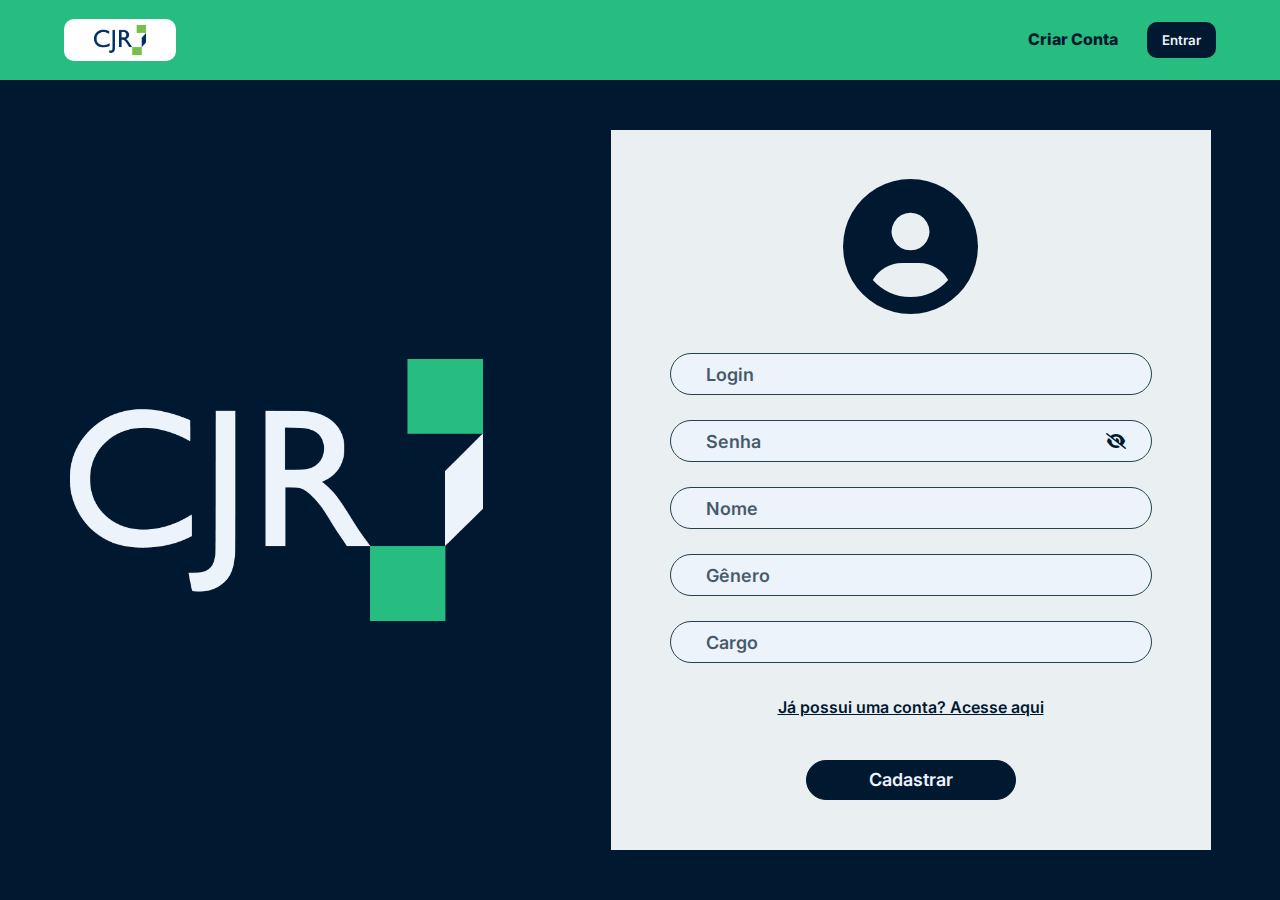
<file: create_account.html>
<!DOCTYPE html>
<html lang="pt-br">
<head>
    <link rel="preconnect" href="https://fonts.googleapis.com">
    <link rel="preconnect" href="https://fonts.gstatic.com" crossorigin>
    <link href="https://fonts.googleapis.com/css2?family=Inter:wght@100;200;300;400;500;600;700;800;900&display=swap" rel="stylesheet">
    <link rel="stylesheet" href="style.css">
    <link rel="stylesheet" href="https://cdnjs.cloudflare.com/ajax/libs/font-awesome/6.4.2/css/all.min.css">
    <meta charset="UTF-8">
    <meta name="login" content="width=device-width, initial-scale=1.0">
    <title>Login</title>
    
    <script>
        function passwordView() {
            const passwordInput = document.getElementById("password-input");
            const eyeIcon = document.getElementById("eye-icon")

            if (passwordInput.type === "password") {
                passwordInput.type = "text";
                eyeIcon.className = "fa-solid fa-eye fa-xl"
            } else {
                passwordInput.type = "password";
                eyeIcon.className = "fa-solid fa-eye-slash fa-xl"
            }
        }
    </script>

</head>
<body>
    <header>
        <div class="navbar">
            <div class="navbar-wrapper">
                <div class="logo">
                    <img class="logo" src="./img/logo_cjr.png"/>
                </div>
                <div class="navbar-buttons">
                    <a href="create_account.html">Criar Conta</a>
                    <a style="margin-right: 0px;" href="login.html">
                        <button>Entrar</button>
                    </a>
                </div>
            </div>
        </div>
    </header>
    <section>
        <div class="page-content">
            <img class="logo-main" src="./img/logo_cjr_main.png">
            <div class="login-form">
                <i style="cursor: pointer; margin-bottom: 25px; height: 15vh; font-size: 15vh;" class="fa-solid fa-circle-user fa-2xl"></i>
                <div class="form-fields">
                    <form>
                        <div class="field">
                            <input placeholder="Login">
                        </div>
                        <div class="field">
                            <input type="password" id="password-input" placeholder="Senha">
                            <button  type="button" onclick="passwordView()" >
                                <i class="fa-solid fa-eye-slash fa-xl" id="eye-icon"></i>
                            </button>
                        </div>
                        <div class="field">
                            <input placeholder="Nome">
                        </div>
                        <div class="field">
                            <input placeholder="Gênero">
                        </div>
                        <div class="field">
                            <input placeholder="Cargo">
                        </div>
                    </form>
                </div>
                <a>
                    Já possui uma conta? Acesse aqui
                </a>
                <button class="login-button">
                    Cadastrar
                </button>
            </div>
        </div>
    </section>
    
</body>
</html>
</file>
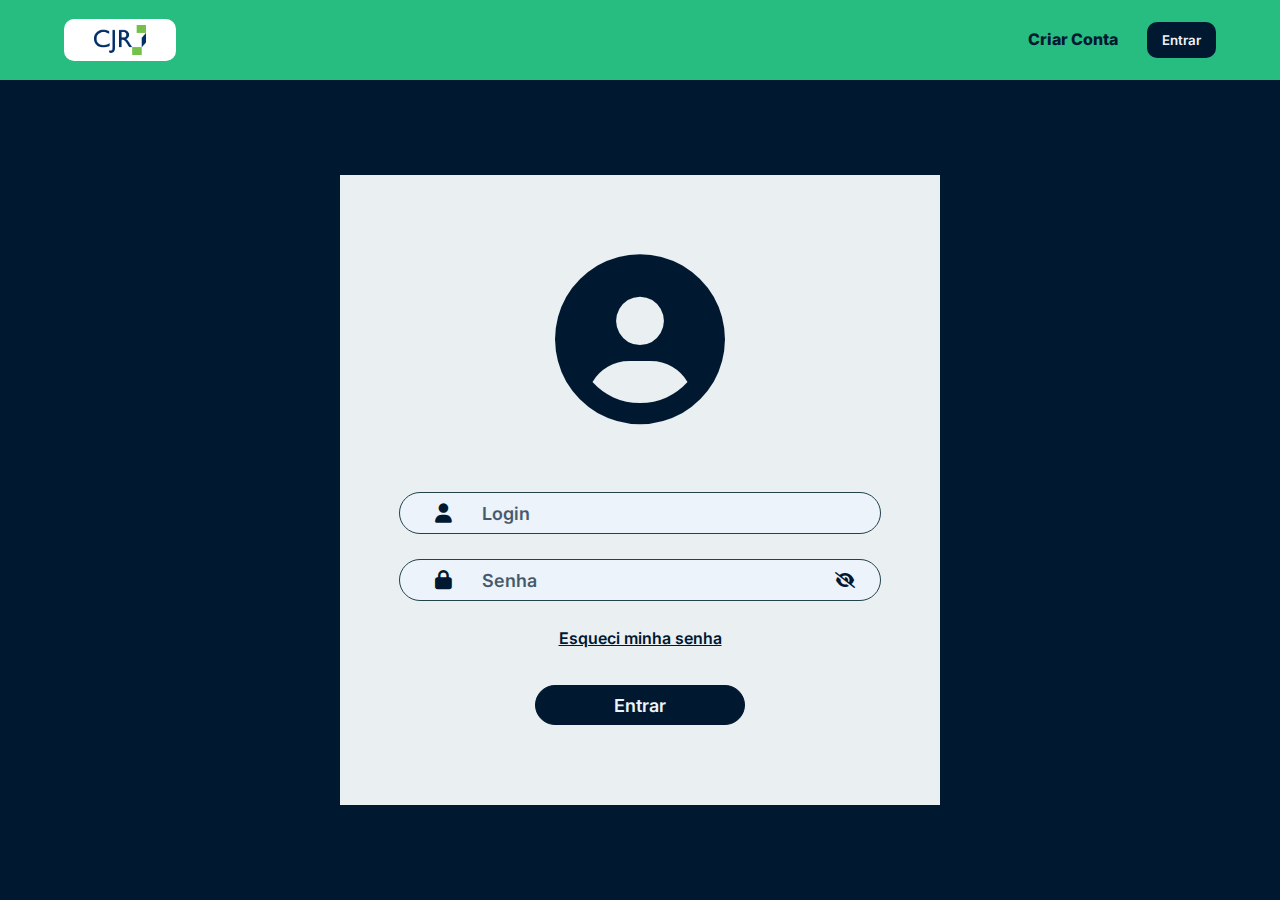
<file: login.html>
<!DOCTYPE html>
<html lang="pt-br">
<head>
    <link rel="preconnect" href="https://fonts.googleapis.com">
    <link rel="preconnect" href="https://fonts.gstatic.com" crossorigin>
    <link href="https://fonts.googleapis.com/css2?family=Inter:wght@100;200;300;400;500;600;700;800;900&display=swap" rel="stylesheet">
    <link rel="stylesheet" href="style.css">
    <link rel="stylesheet" href="https://cdnjs.cloudflare.com/ajax/libs/font-awesome/6.4.2/css/all.min.css">
    <meta charset="UTF-8">
    <meta name="login" content="width=device-width, initial-scale=1.0">
    <title>Login</title>
    
    <script>
        function passwordView() {
            const passwordInput = document.getElementById("password-input");
            const eyeIcon = document.getElementById("eye-icon")

            if (passwordInput.type === "password") {
                passwordInput.type = "text";
                eyeIcon.className = "fa-solid fa-eye fa-xl"
            } else {
                passwordInput.type = "password";
                eyeIcon.className = "fa-solid fa-eye-slash fa-xl"
            }
        }
    </script>

</head>
<body>
    <header>
        <div class="navbar">
            <div class="navbar-wrapper">
                <div class="logo">
                    <img class="logo" src="./img/logo_cjr.png"/>
                </div>
                <div class="navbar-buttons">
                    <a href="create_account.html">Criar Conta</a>
                    <a style="margin-right: 0px;" href="login.html">
                        <button>Entrar</button>
                    </a>
                </div>
            </div>
        </div>
    </header>
    <section>
        <div class="page-content">
            <div style="height: calc(70vh - 160px); padding: 80px 0px" class="login-form">
                <i  class="fa-solid fa-circle-user fa-2xl"></i>
                <div class="form-fields">
                    <form>
                        <div class="field">
                            <i class="fa-solid fa-user fa-lg"></i>
                            <input placeholder="Login">
                        </div>
                        <div class="field">
                            <i class="fa-solid fa-lock fa-lg"></i>
                            
                            <input type="password" id="password-input" placeholder="Senha">
                            <button  type="button" onclick="passwordView()" >
                                <i class="fa-solid fa-eye-slash fa-xl" id="eye-icon"></i>
                            </button>
                        </div>
                    </form>
                </div>
                <a>
                    Esqueci minha senha
                </a>
                <button class="login-button">
                    Entrar
                </button>
            </div>
        </div>
    </section>
    
</body>
</html>
</file>
<file: style.css>
:root {
    --primary-color-dark: #001830;
    --primary-color-light: #ECF3FB;
    --secondary-color-dark: #23424A;
    --secondary-color-light: #EAEFF2;
    --nav-color: #27BD80;

}

* {
    
    margin: 0;
    padding: 0;
    font-family: 'Inter', sans-serif;
    color: var(--primary-color-light);
    text-decoration: none;
    
}

body {
    
    height: 100%;
}

.navbar {
    position: fixed;
    overflow: hidden;
    top: 0;
    width: 100%;
    display: flex;
    justify-content: center;
    align-items: center;
    background: var(--nav-color);
    height: 80px;
}

.navbar-wrapper {
    width: 90%;
    display: flex;
    justify-content: space-between;
    align-items: center;
}

a {
    cursor: pointer;
}

div {
    user-select: none;
    -webkit-user-select: none;
    -ms-user-select: none; 
}

button {
    cursor: pointer;
    user-select: none;
    -webkit-user-select: none;
    border: none;
}

.logo {
    display: block;
    background: #ffff;
    padding: 3px 15px;
    border-radius: 10px;
    cursor: pointer;
    user-select: none;
}

.navbar-buttons a {
    color: var(--primary-color-dark);
    font-weight: 800;
    margin-right: 25px;
}

.navbar-buttons button {
    color: var(--primary-color-light);
    background-color: var(--primary-color-dark);
    padding: 10px 15px;
    border-radius: 10px;
    font-weight: 600;
}

button.logo {
    height: 44px;
    padding: 10px 30px;
    border-radius: 15px;
    border: none;
    line-height: 30px;
    
    
}

img.logo {
    height: 30px;
}

.logo-main {
    width: 35%;
    height: fit-content
}

.page-content {
    background-color: #001830;
    position: absolute;
    top: 80px;
    bottom: 0;
    width: calc(100% - 100px);
    justify-content: center;
    display: flex;
    flex-direction: row;
    align-items: center;
    column-gap: 10vw;
    padding: 0px 50px;
    padding-top: 0px;
}



.login-form {
    background-color: var(--secondary-color-light);
    height: calc(80vh - 100px);
    width: 600px;
    display: flex;
    justify-content: space-between;
    align-items: center;
    flex-direction: column;
    padding: 50px 0px
}

.login-form i {
    color: var(--primary-color-dark);
    font-size: 170px;
    height: 170px;
    display: flex;
    align-items: center;
    margin-bottom: 60px;
}

.form-fields {
    height: fit-content;
    width: 100%;
    height: fit-content;
    margin-bottom: 20px;
    
}

.login-form a {
    color: var(--primary-color-dark);

    font-weight: 600;
    text-decoration: underline;
    margin-bottom: 30px;
}

.login-button {
    color: var(--primary-color-light);
    display: flex;
    justify-content: center;
    align-items: center;
    width: 35%;
    background-color: var(--primary-color-dark);
    border: 1px solid var(--primary-color-dark);
    height: 40px;
    font-size: 18px;
    font-weight: 600;
    border-radius: 30px;
    
}

.login-form form {
    
    justify-content: center; 
    display: flex;
    align-items: center;
    flex-direction: column;
    row-gap: 25px;
    
}

.field {
    height:40px;
    width: 70%;
    background-color: var(--primary-color-light);
    border: 1px solid var(--secondary-color-dark);
    border-radius: 30px;
    align-items: center;
    display: flex;
    gap: 30px;
    padding-left: 35px;
    padding-right: 25px;
}

.field input {
    height: 100%;
    width: 100%;
    border: none;
    outline: none;
    background-color: inherit;
    color: var(--primary-color-dark);
    font-size: 18px;
    font-weight: 500;
}

.field input::placeholder {
    color: var(--primary-color-dark);
    opacity: 70%;
    font-weight: 600;
}

.field i {
    font-size: larger;
    height: fit-content;
    color: var(--primary-color-dark);
    margin: 0;
}

@media (max-width: 1200px) {
    .field {height: 30px}
    .field input {font-size: 16px;}
    .login-form form {row-gap: 15px;}
    .login-form a {font-size: 14px;}
    .login-form i {font-size: 100px; height: 100px}
    .field i {font-size: medium; height: fit-content;}
    .login-form {height: calc(80vh - 20px); padding: 10px 0px;}
    .login-button {height: 35px; font-size: 15px;}
    .navbar {height: 65px}
    .page-content {top: 65px}
}

@media screen and (max-width: 700px) {
    .field {height: 30px}
    .field input {font-size: 16px;}
    .login-form form {row-gap: 15px;}
    .login-form a {font-size: 14px;}
    .login-form i {font-size: 100px; height: 100px}
    .field i {font-size: medium; height: fit-content;}
    .login-form {height: 100%; padding: 10px 0px; width: 100%}
    .login-button {height: 35px; font-size: 15px;}
    .navbar {height: 65px}
    .page-content {top: 65px; padding: 0; width: 100%;}
}
</file>
